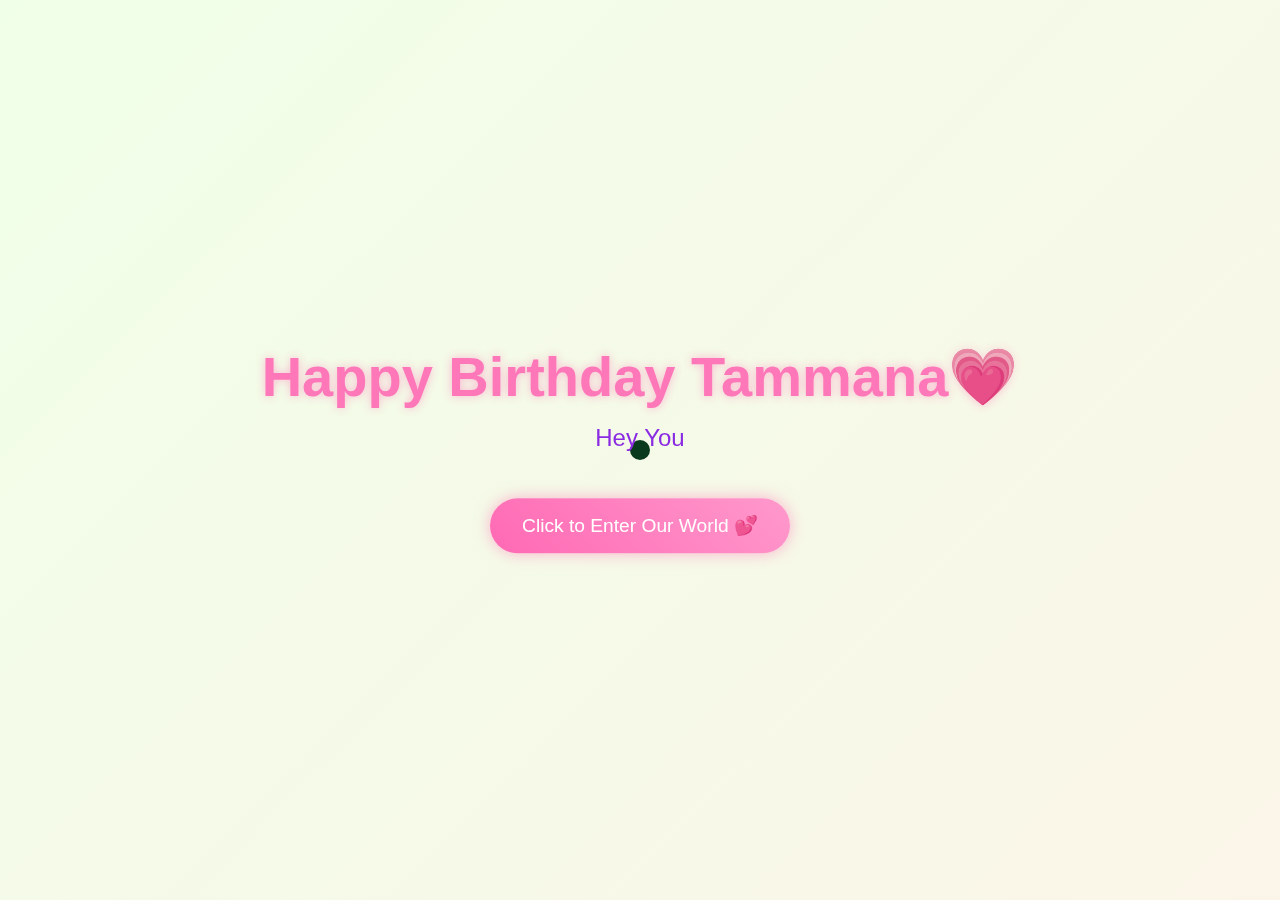
<file: index.html>
<!DOCTYPE html>
<html lang="en">
<head>
    <meta charset="UTF-8">
    <meta name="viewport" content="width=device-width, initial-scale=1.0">
    <title>Happy Birthday</title>
    <script src="https://cdnjs.cloudflare.com/ajax/libs/gsap/3.12.2/gsap.min.js"></script>
    <link rel="stylesheet" href="style.css">
    
</head>
<body>
    <div class="cursor"></div>
    <div class="container">
        <h1>Happy Birthday Tammana💗</h1>
        <div class="greeting"></div>
        <button class="cta-button">Click to Enter Our World 💕</button>
    </div>

    <script src="script.js">
        
    </script>
</body>
</html>
</file>
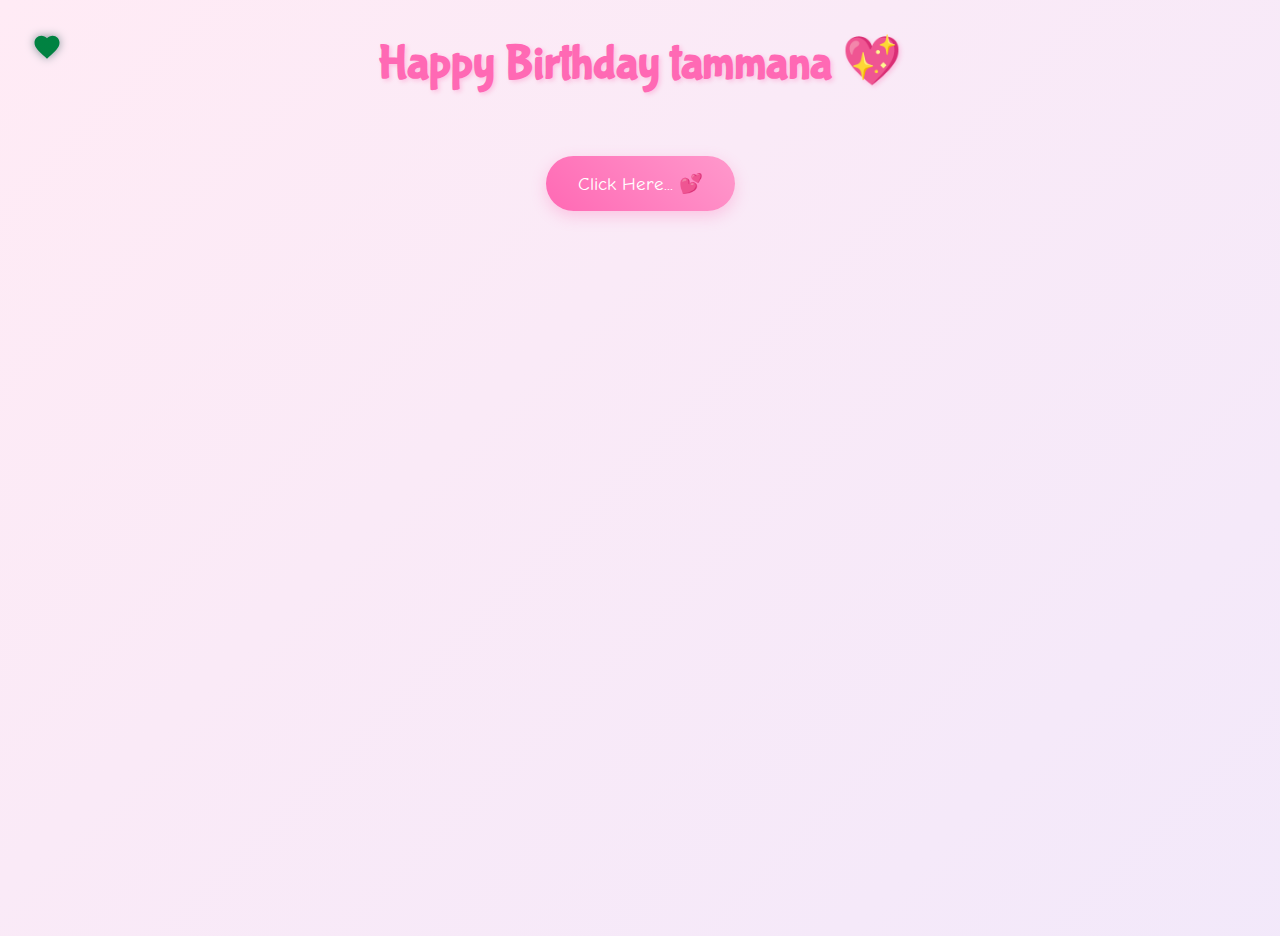
<file: cause.html>
<!doctype html>
<html lang="en">
  <head>
    <meta charset="UTF-8" />
    <meta name="viewport" content="width=device-width, initial-scale=1.0" />
    <title>Why You're My Best Friend! 💖</title>
    <script src="https://cdnjs.cloudflare.com/ajax/libs/gsap/3.12.2/gsap.min.js"></script>
    <link rel="stylesheet" href="./cause.css" />
    <style></style>
  </head>
  <body>
    <div class="custom-cursor">
      <svg viewBox="0 0 24 24">
        <path
          fill="#ff69b4"
          d="M12 21.35l-1.45-1.32C5.4 15.36 2 12.28 2 8.5 2 5.42 4.42 3 7.5 3c1.74 0 3.41.81 4.5 2.09C13.09 3.81 14.76 3 16.5 3 19.58 3 22 5.42 22 8.5c0 3.78-3.4 6.86-8.55 11.54L12 21.35z"
        />
      </svg>
    </div>

    <div class="container">
      <h1>Happy Birthday tammana 💖</h1>

      <div id="reasons-container"></div>

      <button class="shuffle-button">Click Here... 💕</button>
      <div class="reason-counter"></div>

      <div class="ending-section">
        <div class="teddy-hug">
          <img src="gif1.gif" alt="Teddy Hug" />
        </div>
        <div class="ending-text">You're the BESTEST ! 💖</div>
      </div>
    </div>

    <script src="cause.js"></script>
  </body>
</html>
</file>
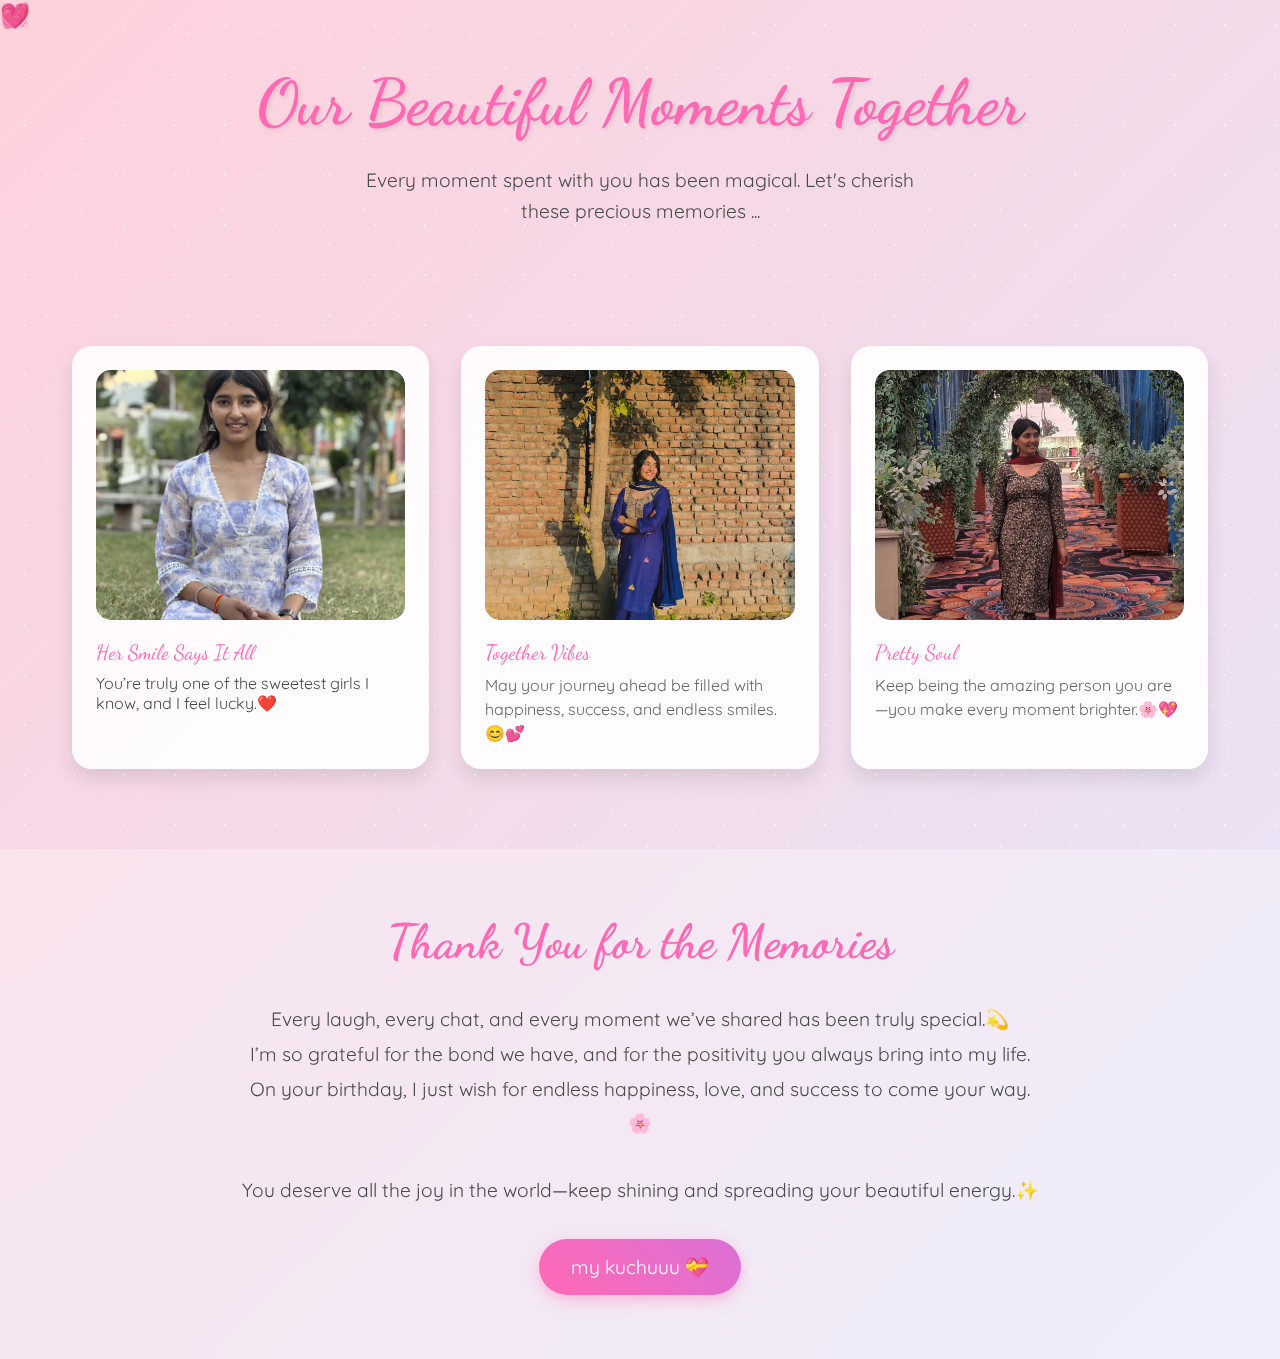
<file: last.html>
<!doctype html>
<html lang="en">
  <head>
    <meta charset="UTF-8" />
    <meta name="viewport" content="width=device-width, initial-scale=1.0" />
    <title>Our Beautiful Memories ✨</title>
    <style>
      @import url("https://fonts.googleapis.com/css2?family=Dancing+Script:wght@700&family=Quicksand:wght@300;400;500;600&display=swap");

      * {
        margin: 0;
        padding: 0;
        box-sizing: border-box;
      }

      body {
        min-height: 100vh;
        background: linear-gradient(
          135deg,
          #ffd1dc 0%,
          #e6e6fa 25%,
          #ffefd5 50%,
          #e6e6fa 75%,
          #ffd1dc 100%
        );
        background-size: 400% 400%;
        animation: gradientFlow 15s ease infinite;
        font-family: "Quicksand", sans-serif;
        overflow-x: hidden;
        color: #4a4a4a;
      }

      @keyframes gradientFlow {
        0% {
          background-position: 0% 50%;
        }

        50% {
          background-position: 100% 50%;
        }

        100% {
          background-position: 0% 50%;
        }
      }

      /* Enhanced Sparkle Effect */
      .magic-sparkles {
        position: fixed;
        top: 0;
        left: 0;
        width: 100%;
        height: 100%;
        pointer-events: none;
        z-index: 1;
      }

      .sparkle {
        position: absolute;
        width: 6px;
        height: 6px;
        border-radius: 50%;
        background-color: white;
        animation: twinkle var(--duration, 4s) ease-in-out infinite;
        opacity: 0;
      }

      @keyframes twinkle {
        0%,
        100% {
          opacity: 0;
          transform: scale(0.5);
        }

        50% {
          opacity: 0.8;
          transform: scale(1);
        }
      }

      /* Generate 50 sparkles with different positions and animations */
      .magic-sparkles::before,
      .magic-sparkles::after {
        content: "";
        position: absolute;
        width: 100%;
        height: 100%;
        background-image: radial-gradient(circle, white 1px, transparent 1px);
        background-size: 50px 50px;
        animation: sparkleLayer 8s linear infinite;
        opacity: 0.5;
      }

      .magic-sparkles::after {
        animation-delay: -4s;
        transform: rotate(45deg);
      }

      @keyframes sparkleLayer {
        0% {
          transform: translateY(0);
        }

        100% {
          transform: translateY(-50px);
        }
      }

      /* Floating Hearts */
      .floating-hearts {
        position: fixed;
        width: 100%;
        height: 100%;
        pointer-events: none;
        z-index: 2;
      }

      .heart {
        position: absolute;
        font-size: 1.5rem;
        color: rgba(255, 105, 180, 0.6);
        animation: floatHeart var(--float-duration, 6s) ease-in-out infinite;
        animation-delay: var(--delay, 0s);
      }

      @keyframes floatHeart {
        0% {
          transform: translate(0, 100vh) rotate(0deg);
        }

        100% {
          transform: translate(var(--translate-x, 0), -100vh) rotate(360deg);
        }
      }

      /* Welcome Section */
      .welcome {
        text-align: center;
        padding: 4rem 2rem;
        position: relative;
        z-index: 3;
      }

      .welcome h1 {
        font-family: "Dancing Script", cursive;
        font-size: 4rem;
        color: #ff69b4;
        text-shadow: 2px 2px 4px rgba(0, 0, 0, 0.1);
        animation: fadeInScale 2s ease;
      }

      .welcome p {
        font-size: 1.2rem;
        max-width: 600px;
        margin: 1.5rem auto;
        line-height: 1.6;
        animation: fadeIn 2s ease 0.5s both;
      }

      /* Enhanced Memory Cards */
      .memory-container {
        max-width: 1200px;
        margin: 0 auto;
        padding: 2rem;
        display: grid;
        grid-template-columns: repeat(auto-fit, minmax(300px, 1fr));
        gap: 2rem;
        z-index: 3;
        position: relative;
      }

      .memory-card {
        background: rgba(255, 255, 255, 0.9);
        border-radius: 20px;
        padding: 1.5rem;
        box-shadow: 0 10px 20px rgba(0, 0, 0, 0.1);
        transition: all 0.5s cubic-bezier(0.4, 0, 0.2, 1);
        position: relative;
        overflow: hidden;
      }

      .memory-card:hover {
        transform: translateY(-10px) scale(1.02);
        box-shadow: 0 15px 30px rgba(0, 0, 0, 0.15);
      }

      .memory-card::before {
        content: "";
        position: absolute;
        top: 0;
        left: 0;
        width: 100%;
        height: 100%;
        background: linear-gradient(
          45deg,
          transparent,
          rgba(255, 255, 255, 0.4),
          transparent
        );
        transform: translateX(-100%);
        transition: 0.5s;
      }

      .memory-card:hover::before {
        transform: translateX(100%);
      }

      .memory-img {
        width: 100%;
        height: 250px;
        object-fit: cover;
        border-radius: 15px;
        margin-bottom: 1rem;
        transition: transform 0.5s ease;
      }

      .memory-card:hover .memory-img {
        transform: scale(1.05);
      }

      .memory-date {
        font-family: "Dancing Script", cursive;
        color: #ff69b4;
        font-size: 1.3rem;
        margin-bottom: 0.5rem;
      }

      .memory-caption {
        font-size: 1rem;
        line-height: 1.5;
        color: #666;
      }

      /* Final Message Section */
      .final-message {
        text-align: center;
        padding: 4rem 2rem;
        background: rgba(255, 255, 255, 0.3);
        backdrop-filter: blur(10px);
        margin-top: 3rem;
        position: relative;
        z-index: 3;
      }

      .final-message h2 {
        font-family: "Dancing Script", cursive;
        font-size: 3rem;
        color: #ff69b4;
        margin-bottom: 2rem;
        animation: heartbeat 2s infinite;
      }

      @keyframes heartbeat {
        0%,
        100% {
          transform: scale(1);
        }

        50% {
          transform: scale(1.1);
        }
      }

      .final-message p {
        font-size: 1.2rem;
        max-width: 800px;
        margin: 0 auto 2rem;
        line-height: 1.8;
      }

      .goodbye-btn {
        display: inline-block;
        padding: 1rem 2rem;
        font-size: 1.2rem;
        background: linear-gradient(45deg, #ff69b4, #da70d6);
        color: white;
        border: none;
        border-radius: 50px;
        cursor: pointer;
        text-decoration: none;
        transition: all 0.3s ease;
        box-shadow: 0 5px 15px rgba(255, 105, 180, 0.4);
        animation: float 3s infinite ease-in-out;
      }

      .goodbye-btn:hover {
        transform: translateY(-5px);
        box-shadow: 0 8px 20px rgba(255, 105, 180, 0.6);
      }

      @keyframes float {
        0%,
        100% {
          transform: translateY(0);
        }

        50% {
          transform: translateY(-10px);
        }
      }

      /* Animations */
      @keyframes fadeInScale {
        0% {
          opacity: 0;
          transform: scale(0.8);
        }

        100% {
          opacity: 1;
          transform: scale(1);
        }
      }

      @keyframes fadeIn {
        0% {
          opacity: 0;
        }

        100% {
          opacity: 1;
        }
      }

      /* Generate Hearts */
      .js-generate-hearts {
        position: fixed;
        width: 100%;
        height: 100%;
        pointer-events: none;
        z-index: 2;
      }

      /* Custom Scrollbar */
      ::-webkit-scrollbar {
        width: 12px;
      }

      ::-webkit-scrollbar-track {
        background: rgba(255, 255, 255, 0.4);
      }

      ::-webkit-scrollbar-thumb {
        background: linear-gradient(45deg, #ff69b4, #da70d6);
        border-radius: 6px;
      }

      /* Responsive Design */
      @media (max-width: 768px) {
        .welcome h1 {
          font-size: 3rem;
        }

        .memory-container {
          grid-template-columns: 1fr;
        }

        .final-message h2 {
          font-size: 2.5rem;
        }
      }
    </style>
  </head>

  <body>
    <div class="magic-sparkles"></div>
    <div class="floating-hearts">
      <!-- Hearts will be generated via CSS -->
      <div
        class="heart"
        style="--float-duration: 6s; --delay: 0s; --translate-x: 20px"
      >
        💝
      </div>
      <div
        class="heart"
        style="--float-duration: 8s; --delay: 1s; --translate-x: -30px"
      >
        💖
      </div>
      <div
        class="heart"
        style="--float-duration: 7s; --delay: 2s; --translate-x: 40px"
      >
        💗
      </div>
      <div
        class="heart"
        style="--float-duration: 9s; --delay: 3s; --translate-x: -20px"
      >
        💓
      </div>
      <div
        class="heart"
        style="--float-duration: 5s; --delay: 4s; --translate-x: 30px"
      >
        💕
      </div>
    </div>

    <section class="welcome">
      <h1>Our Beautiful Moments Together</h1>
      <p>
        Every moment spent with you has been magical. Let's cherish these
        precious memories ...
      </p>
    </section>

    <div class="memory-container">
      <div class="memory-card">
        <img
          src="WhatsApp Image 2026-02-10 at 11.24.52.jpeg"
          alt="First Date"
          class="memory-img"
        />
        <div class="memory-date">Her Smile Says It All</div>
        <div class="memory- caption">
          You’re truly one of the sweetest girls I know, and I feel lucky.❤️
        </div>
      </div>
      <div class="memory-card">
        <img
          src="WhatsApp Image 2026-02-10 at 17.14.35.jpeg"
          alt="Beach Day"
          class="memory-img"
        />
        <div class="memory-date">Together Vibes</div>
        <div class="memory-caption">
          May your journey ahead be filled with happiness, success, and endless
          smiles.😊💕
        </div>
      </div>
      <div class="memory-card">
        <img
          src="WhatsApp Image 2026-02-10 at 11.24.53.jpeg"
          alt="Movie Night"
          class="memory-img"
        />
        <div class="memory-date">Pretty Soul</div>
        <div class="memory-caption">
          Keep being the amazing person you are—you make every moment
          brighter.🌸💖
        </div>
      </div>
    </div>

    <section class="final-message">
      <h2>Thank You for the Memories</h2>
      <p>
        Every laugh, every chat, and every moment we’ve shared has been truly
        special.💫<br />
        I’m so grateful for the bond we have, and for the positivity you always
        bring into my life.<br />
        On your birthday, I just wish for endless happiness, love, and success
        to come your way.🌸
      </p>
      <p>
        You deserve all the joy in the world—keep shining and spreading your
        beautiful energy.✨
      </p>
      <a href="#" class="goodbye-btn">my kuchuuu 💝</a>
    </section>
  </body>
</html>
</file>
<file: style.css>
* {
    margin: 0;
    padding: 0;
    box-sizing: border-box;
    cursor: none;
}

body {
    min-height: 100vh;
    display: flex;
    flex-direction: column;
    align-items: center;
    justify-content: center;
    background: linear-gradient(-45deg, #fee9f7, #e8f5fe, #fef2e8, #f0ffe8);
    background-size: 400% 400%;
    animation: gradientBG 15s ease infinite;
    font-family: 'Arial Rounded MT Bold', Arial, sans-serif;
    overflow: hidden;
    position: relative;
}

.cursor {
    width: 20px;
    height: 20px;
    background: pink;
    border-radius: 50%;
    position: fixed;
    pointer-events: none;
    mix-blend-mode: difference;
    transition: transform 0.2s;
}

.container {
    text-align: center;
    z-index: 1;
}

h1 {
    font-size: 3.5rem;
    color: #ff69b4;
    text-shadow: 0 0 10px rgba(255, 105, 180, 0.5);
    margin-bottom: 2rem;
    opacity: 0;
}

.greeting {
    font-size: 1.5rem;
    color: #8a2be2;
    margin-bottom: 3rem;
    min-height: 2em;
}

.cta-button {
    padding: 1rem 2rem;
    font-size: 1.2rem;
    background: linear-gradient(45deg, #ff69b4, #ff99cc);
    border: none;
    border-radius: 50px;
    color: white;
    cursor: pointer;
    box-shadow: 0 0 15px rgba(255, 105, 180, 0.5);
    transition: transform 0.3s, box-shadow 0.3s;
    opacity: 0;
}

.cta-button:hover {
    transform: scale(1.1);
    box-shadow: 0 0 25px rgba(255, 105, 180, 0.7);
}

.floating {
    position: absolute;
    pointer-events: none;
    opacity: 0;
}

@keyframes gradientBG {
    0% { background-position: 0% 50%; }
    50% { background-position: 100% 50%; }
    100% { background-position: 0% 50%; }
}

@media (max-width: 768px) {
    h1 { font-size: 2rem; }
    .greeting { font-size: 1.2rem; }
    .cta-button { font-size: 1rem; }
}
</file>
<file: cause.css>
@import url('https://fonts.googleapis.com/css2?family=Bubblegum+Sans&family=Comic+Neue:wght@700&family=Quicksand:wght@500&display=swap');

* {
    margin: 0;
    padding: 0;
    box-sizing: border-box;
    cursor: none;
}

body {
    min-height: 100vh;
    background: linear-gradient(-45deg, #ffe6e6, #e6e6ff, #ffebf5);
    background-size: 400% 400%;
    animation: gradientBG 15s ease infinite;
    font-family: 'Quicksand', sans-serif;
    overflow-x: hidden;
    padding: 2rem;
}

.custom-cursor {
    width: 30px;
    height: 30px;
    position: fixed;
    pointer-events: none;
    z-index: 9999;
    mix-blend-mode: difference;
    transition: transform 0.1s;
}

.custom-cursor svg {
    width: 100%;
    height: 100%;
    filter: drop-shadow(0 0 5px rgba(255, 182, 193, 0.5));
}

.container {
    max-width: 1200px;
    margin: 0 auto;
    text-align: center;
    position: relative;
    z-index: 1;
}

h1 {
    font-family: 'Bubblegum Sans', cursive;
    font-size: 3rem;
    color: #ff69b4;
    text-shadow: 2px 2px 4px rgba(255, 105, 180, 0.3);
    margin-bottom: 2rem;
    animation: bounce 1s ease infinite;
}

.reason-card {
    background: rgba(255, 255, 255, 0.9);
    border-radius: 20px;
    padding: 2rem;
    margin: 1.5rem;
    box-shadow: 0 5px 15px rgba(0, 0, 0, 0.1);
    transition: transform 0.3s, box-shadow 0.3s;
    cursor: pointer;
    position: relative;
    overflow: hidden;
}

.reason-card:hover {
    transform: translateY(-5px);
    box-shadow: 0 8px 25px rgba(255, 105, 180, 0.2);
}

.reason-text {
    font-size: 1.2rem;
    margin-bottom: 1rem;
    position: relative;
    z-index: 2;
}

.gif-overlay {
    position: absolute;
    top: 0;
    left: 0;
    width: 100%;
    height: 100%;
    background: rgba(255, 255, 255, 0.95);
    display: flex;
    align-items: center;
    justify-content: center;
    opacity: 0;
    transition: opacity 0.3s;
    z-index: 1;
}

.reason-card:hover .gif-overlay {
    opacity: 1;
}

.shuffle-button {
    background: linear-gradient(45deg, #ff69b4, #ff99cc);
    border: none;
    border-radius: 50px;
    padding: 1rem 2rem;
    font-size: 1.2rem;
    color: white;
    margin: 2rem 0;
    cursor: pointer;
    transition: transform 0.3s;
    font-family: 'Comic Neue', cursive;
    box-shadow: 0 5px 15px rgba(255, 105, 180, 0.3);
}

.shuffle-button:hover {
    transform: scale(1.1);
}

.floating {
    position: fixed;
    pointer-events: none;
    animation: float 3s ease-in-out infinite;
}

.ending-section {
    margin-top: 4rem;
    padding: 2rem;
    text-align: center;
}

.ending-text {
    font-family: 'Bubblegum Sans', cursive;
    font-size: 2rem;
    color: #ff69b4;
    margin-bottom: 2rem;
    opacity: 0;
    transform: translateY(20px);
}

.teddy-hug {
    width: 200px;
    margin: 0 auto;
    transform: scale(0);
}

@keyframes gradientBG {
    0% { background-position: 0% 50%; }
    50% { background-position: 100% 50%; }
    100% { background-position: 0% 50%; }
}

@keyframes float {
    0%, 100% { transform: translateY(0); }
    50% { transform: translateY(-20px); }
}

@keyframes bounce {
    0%, 100% { transform: translateY(0); }
    50% { transform: translateY(-10px); }
}

@media (max-width: 768px) {
    h1 { font-size: 2rem; }
    .reason-card { margin: 1rem; }
    .reason-text { font-size: 1rem; }
}
.shuffle-button {
    background: linear-gradient(45deg, #ff69b4, #ff99cc);
    border: none;
    border-radius: 50px;
    padding: 1rem 2rem;
    font-size: 1.2rem;
    color: white;
    margin: 2rem 0;
    cursor: pointer;
    transition: all 0.3s;
    font-family: 'Comic Neue', cursive;
    box-shadow: 0 5px 15px rgba(255, 105, 180, 0.3);
}

.shuffle-button.story-mode {
    background: linear-gradient(45deg, #9b6dff, #ff6dc7);
    transform: scale(1.1);
}

.shuffle-button:hover {
    transform: scale(1.1);
}

.shuffle-button.story-mode:hover {
    transform: scale(1.2);
}

.reason-counter {
    font-size: 0.9rem;
    color: #ff69b4;
    margin-top: 1rem;
    opacity: 0.7;
}
</file>
